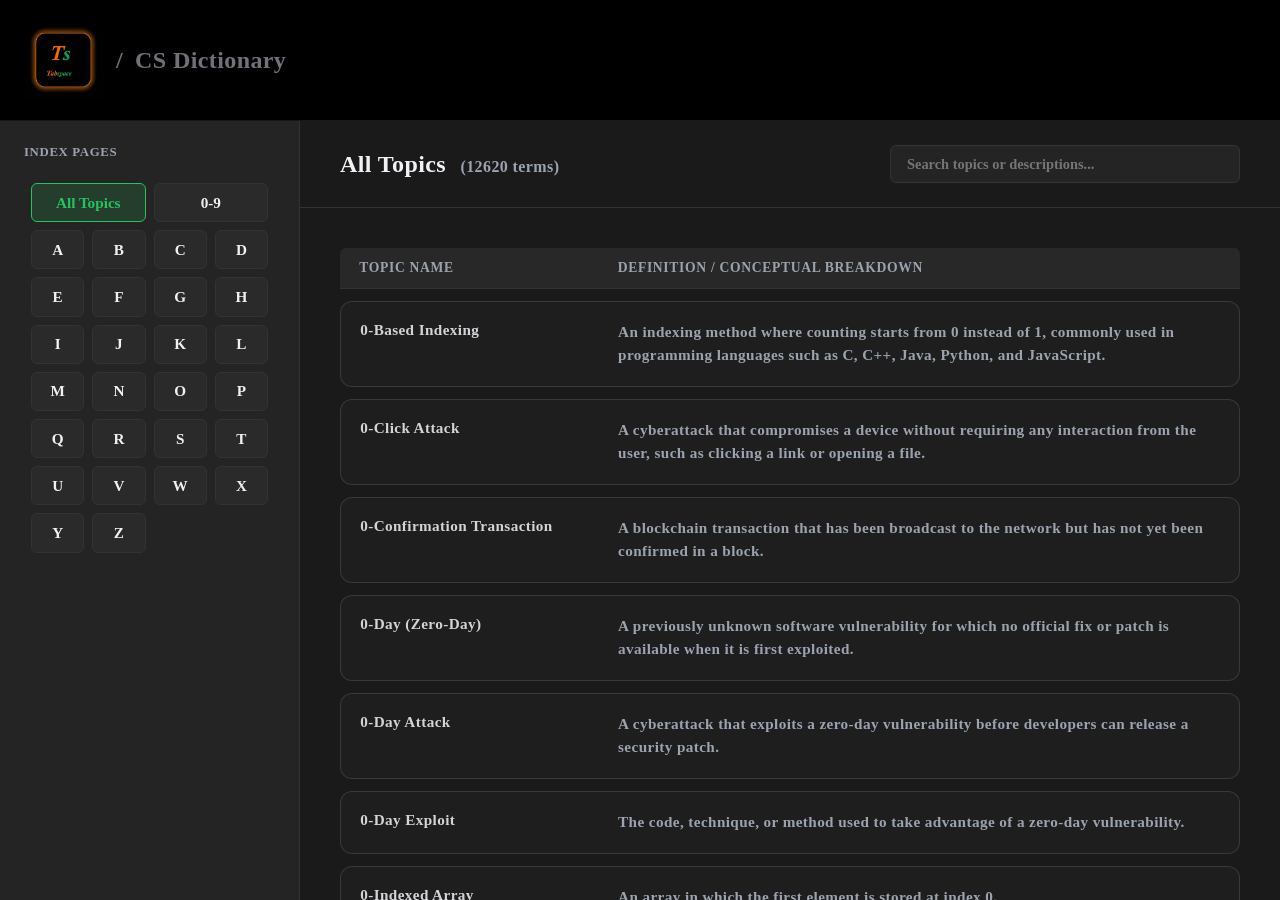
<file: cs-dictionary/index.html>
<!DOCTYPE html>
<html lang="en">
<head>
    <meta charset="UTF-8">
    <meta name="viewport" content="width=device-width, initial-scale=1.0">
    <title>CS Dictionary - Concept Dashboard</title>
    
    <link rel="stylesheet" href="style.css">

    <script src="words/data-num.js"></script>
    <script src="words/data-A.js"></script>
    <script src="words/data-B.js"></script>
    <script src="words/data-C.js"></script>
    <script src="words/data-D.js"></script>
    <script src="words/data-E.js"></script>
    <script src="words/data-F.js"></script>
    <script src="words/data-G.js"></script>
    <script src="words/data-H.js"></script>
    <script src="words/data-I.js"></script>
    <script src="words/data-J.js"></script>
    <script src="words/data-K.js"></script>
    <script src="words/data-L.js"></script>
    <script src="words/data-M.js"></script>
    <script src="words/data-N.js"></script>
    <script src="words/data-O.js"></script>
    <script src="words/data-P.js"></script>
    <script src="words/data-Q.js"></script>
    <script src="words/data-R.js"></script>
    <script src="words/data-S.js"></script>
    <script src="words/data-T.js"></script>
    <script src="words/data-U.js"></script>
    <script src="words/data-V.js"></script>
    <script src="words/data-W.js"></script>
    <script src="words/data-X.js"></script>
    <script src="words/data-Y.js"></script>
    <script src="words/data-Z.js"></script>

    <script src="script.js" defer></script>
</head>
<body>

    <header class="global-header">
        <div class="logo-area">
            <button class="logo-toggle-btn" id="sidebarToggleBtn" title="Toggle Sidebar Index Menu">
                <img src="logo.png" alt="Tabspace Logo" class="logo-img" onerror="this.style.border='1px dashed #333'; this.style.padding='4px';">
            </button>
            <span class="logo-separator">/</span>
            <span class="logo-label">CS Dictionary</span>
        </div>
    </header>

    <div class="app-workspace">
        <aside id="sidebarPanel">
            <div class="sidebar-title">Index Pages</div>
            <nav class="alpha-grid" id="navigationGrid">
                <button class="alpha-btn all-btn active" data-page="ALL">All Topics</button>
                <button class="alpha-btn num-btn" data-page="0-9">0-9</button>
            </nav>
        </aside>

        <main>
            <div class="top-toolbar">
                <h1 class="page-context-title" id="pageTitle">All Topics <span id="itemCount">(0 terms)</span></h1>
                
                <div class="search-wrapper">
                    <input type="text" id="dashboardSearch" class="search-input" placeholder="Search topics or descriptions...">
                </div>
            </div>

            <div class="list-container" id="listContainer">
                <div class="list-header" id="listHeader">
                    <div>Topic Name</div>
                    <div>Definition / Conceptual Breakdown</div>
                </div>
                
                <div id="itemsWrapper" style="display: contents;"></div>

                <div id="tableEmptyState" class="empty-state">
                    No matching CS topics found inside this dynamic search scope.
                </div>
            </div>
        </main>
    </div>

</body>
</html>
</file>
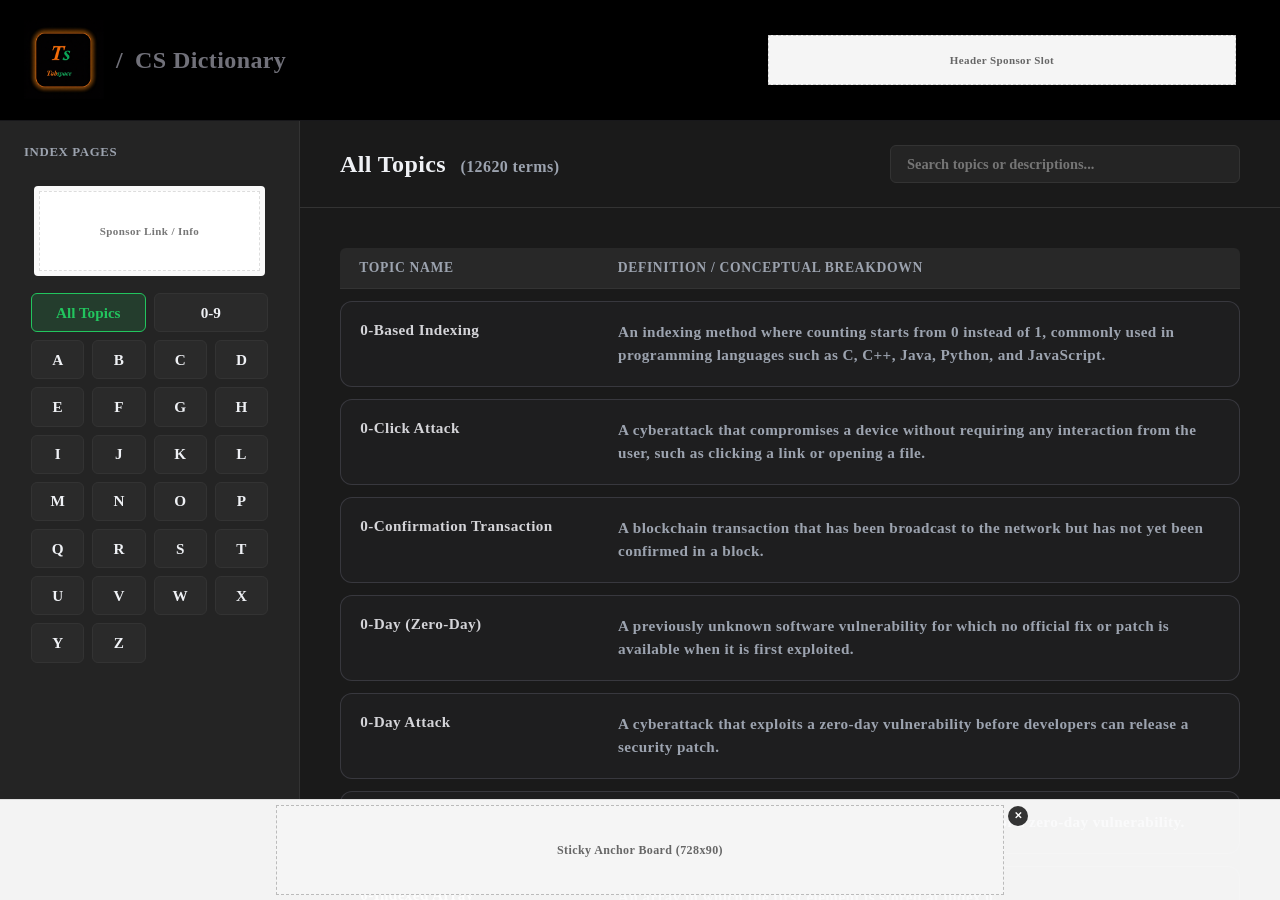
<file: cs-dictionary/index E.html>
<!DOCTYPE html>
<html lang="en">
<head>
    <meta charset="UTF-8">
    <meta name="viewport" content="width=device-width, initial-scale=1.0">
    <title>CS Dictionary - Concept Dashboard</title>
    
    <link rel="stylesheet" href="style.css">

    <script src="words/data-num.js"></script>
    <script src="words/data-A.js"></script>
    <script src="words/data-B.js"></script>
    <script src="words/data-C.js"></script>
    <script src="words/data-D.js"></script>
    <script src="words/data-E.js"></script>
    <script src="words/data-F.js"></script>
    <script src="words/data-G.js"></script>
    <script src="words/data-H.js"></script>
    <script src="words/data-I.js"></script>
    <script src="words/data-J.js"></script>
    <script src="words/data-K.js"></script>
    <script src="words/data-L.js"></script>
    <script src="words/data-M.js"></script>
    <script src="words/data-N.js"></script>
    <script src="words/data-O.js"></script>
    <script src="words/data-P.js"></script>
    <script src="words/data-Q.js"></script>
    <script src="words/data-R.js"></script>
    <script src="words/data-S.js"></script>
    <script src="words/data-T.js"></script>
    <script src="words/data-U.js"></script>
    <script src="words/data-V.js"></script>
    <script src="words/data-W.js"></script>
    <script src="words/data-X.js"></script>
    <script src="words/data-Y.js"></script>
    <script src="words/data-Z.js"></script>

    <script src="script.js" defer></script>
</head>
<body>

    <!-- AD ALTERNATIVE 1: Integrated Header Ad -->
    <header class="global-header" style="display: flex; justify-content: space-between; align-items: center;">
        <div class="logo-area">
            <button class="logo-toggle-btn" id="sidebarToggleBtn" title="Toggle Sidebar Index Menu">
                <img src="logo.png" alt="Tabspace Logo" class="logo-img" onerror="this.style.border='1px dashed #333'; this.style.padding='4px';">
            </button>
            <span class="logo-separator">/</span>
            <span class="logo-label">CS Dictionary</span>
        </div>
        
        <!-- Header Inline Ad (e.g., 468x60 Banner) -->
        <div class="ad-slot header-ad" style="margin-right: 20px;">
            <div style="background: #f5f5f5; border: 1px dashed #ccc; width: 468px; height: 50px; display: flex; align-items: center; justify-content: center; font-size: 11px; color: #666;">
                Header Sponsor Slot
            </div>
        </div>
    </header>

    <div class="app-workspace">
        <aside id="sidebarPanel">
            <div class="sidebar-title">Index Pages</div>

            <!-- MOVED AD SLOT: Now positioned inside the Index section, right above the navigation grid -->
            <div class="ad-slot sidebar-top-ad" style="margin: 10px; padding: 5px; background: #fafafa; border-radius: 4px;">
                <div style="background: #ffffff; border: 1px dashed #ddd; height: 80px; display: flex; align-items: center; justify-content: center; font-size: 11px; color: #777; text-align: center;">
                    Sponsor Link / Info
                </div>
            </div>

            <nav class="alpha-grid" id="navigationGrid">
                <button class="alpha-btn all-btn active" data-page="ALL">All Topics</button>
                <button class="alpha-btn num-btn" data-page="0-9">0-9</button>
            </nav>
        </aside>

        <main>
            <div class="top-toolbar">
                <h1 class="page-context-title" id="pageTitle">All Topics <span id="itemCount">(0 terms)</span></h1>
                
                <div class="search-wrapper">
                    <input type="text" id="dashboardSearch" class="search-input" placeholder="Search topics or descriptions...">
                </div>
            </div>

            <div class="list-container" id="listContainer">
                <div class="list-header" id="listHeader">
                    <div>Topic Name</div>
                    <div>Definition / Conceptual Breakdown</div>
                </div>
                
                <div id="itemsWrapper" style="display: contents;"></div>

                <div id="tableEmptyState" class="empty-state">
                    No matching CS topics found inside this dynamic search scope.
                </div>
            </div>
        </main>
    </div>

    <!-- AD ALTERNATIVE 3: Floating / Sticky Bottom Anchor Footer -->
    <div class="ad-slot sticky-footer-ad" style="position: fixed; bottom: 0; left: 0; width: 100%; z-index: 9999; background: rgba(255,255,255,0.95); border-top: 1px solid #ddd; box-shadow: 0 -2px 10px rgba(0,0,0,0.05); padding: 5px 0; text-align: center;">
        <div style="max-width: 728px; height: 90px; background: #f5f5f5; border: 1px dashed #bbb; margin: 0 auto; display: flex; align-items: center; justify-content: center; font-size: 12px; color: #666; position: relative;">
            Sticky Anchor Board (728x90)
            <button onclick="this.parentElement.parentElement.style.display='none';" style="position: absolute; right: -25px; top: 0; background: #333; color: #fff; border: none; border-radius: 50%; width: 20px; height: 20px; cursor: pointer; font-size: 10px; line-height: 20px; padding: 0;">✕</button>
        </div>
    </div>

</body>
</html>
</file>
<file: cs-dictionary/style.css>
:root {
    --bg-main: #1a1a1a;
    --bg-sidebar: #242424;
    --bg-card: #2a2a2a;
    --border-color: #333333;
    --text-main: #eff1f5;
    --text-muted: #9ca3af;
    --accent-color: #22c55e;
    --glow-color: #ff6d00;
    --table-header: #282828;
    --table-hover: #323232;
}

/* Global Font Forced Bold Calisto MT Override */
* {
    box-sizing: border-box;
    margin: 0;
    padding: 0;
    font-family: 'Calisto MT', 'Bookman Old Style', Georgia, serif !important;
    font-weight: 700 !important;
}

body {
    background-color: var(--bg-main);
    color: var(--text-main);
    display: flex;
    flex-direction: column;
    height: 100vh;
    overflow: hidden;
    letter-spacing: 0.025em;
}

.global-header {
    background-color: #000000;
    border-bottom: 1px solid #18181b;
    display: flex;
    align-items: center;
    padding: 1rem 1.5rem;
    flex-shrink: 0;
}

.logo-area {
    display: flex;
    align-items: center;
    gap: 0.75rem;
    font-size: 1.5rem;
    user-select: none;
}

.logo-toggle-btn {
    background: none;
    border: none;
    cursor: pointer;
    padding: 0.25rem 0;
    display: flex;
    align-items: center;
    justify-content: center;
    outline: none;
}

.logo-img {
    height: 4rem; 
    width: auto;
    object-fit: contain;
    display: block;
}

@media (min-width: 768px) {
    .logo-img {
        height: 5rem; 
    }
}

.logo-separator {
    color: #71717a;
    font-size: 1.5rem;
}

.logo-label {
    color: #71717a;
    font-size: 1.5rem;
}

.app-workspace {
    display: flex;
    flex-grow: 1;
    overflow: hidden;
    position: relative;
}

/* Collapsible Sidebar Navigation - Desktop Layout */
aside {
    width: 300px;
    background-color: var(--bg-sidebar);
    border-right: 1px solid var(--border-color);
    display: flex;
    flex-direction: column;
    padding: 1.5rem;
    flex-shrink: 0;
    transition: width 0.3s cubic-bezier(0.4, 0, 0.2, 1), padding 0.3s ease, opacity 0.2s ease;
    overflow: hidden;
}

aside.collapsed {
    width: 0;
    padding: 0;
    border-right: none;
    opacity: 0;
    pointer-events: none;
}

.sidebar-title {
    font-size: 0.8rem;
    text-transform: uppercase;
    letter-spacing: 0.05em;
    color: var(--text-muted);
    margin-bottom: 1rem;
    white-space: nowrap;
}

.alpha-grid {
    display: grid;
    grid-template-columns: repeat(4, 1fr);
    gap: 0.5rem;
    margin-bottom: auto;
    transition: all 0.3s ease;
    padding: 6px;
    border-radius: 8px;
    border: 1px solid transparent;
}

.alpha-grid:hover {
    border-color: var(--glow-color);
    box-shadow: 0 0 16px rgba(255, 109, 0, 0.4);
}

.alpha-btn {
    background-color: var(--bg-card);
    border: 1px solid var(--border-color);
    color: var(--text-main);
    padding: 0.6rem 0;
    font-size: 0.95rem;
    border-radius: 6px;
    cursor: pointer;
    text-align: center;
    transition: all 0.2s ease;
}

.alpha-btn:hover {
    border-color: var(--accent-color);
    color: var(--accent-color);
}

.alpha-btn.active {
    background-color: rgba(34, 197, 94, 0.15);
    border-color: var(--accent-color);
    color: var(--accent-color);
}

.alpha-btn.all-btn, .alpha-btn.num-btn {
    grid-column: span 2;
}

main {
    flex-grow: 1;
    display: flex;
    flex-direction: column;
    height: 100%;
    background-color: var(--bg-main);
}

.top-toolbar {
    padding: 1.5rem 2.5rem;
    border-bottom: 1px solid var(--border-color);
    display: flex;
    justify-content: space-between;
    align-items: center;
    gap: 2rem;
}

.page-context-title {
    font-size: 1.5rem;
}

.page-context-title span {
    color: var(--text-muted);
    font-size: 1rem;
    margin-left: 0.5rem;
}

.search-wrapper {
    position: relative;
    width: 350px;
}

.search-input {
    width: 100%;
    background-color: var(--bg-sidebar);
    border: 1px solid var(--border-color);
    color: var(--text-main);
    padding: 0.6rem 1rem;
    border-radius: 6px;
    font-size: 0.9rem;
    outline: none;
    transition: all 0.3s ease;
}

.search-input:focus {
    border-color: var(--glow-color);
    box-shadow: 0 0 16px rgba(255, 109, 0, 0.4);
}

.list-container {
    flex-grow: 1;
    overflow-y: auto;
    padding: 2.5rem;
    display: flex;
    flex-direction: column;
    gap: 0.75rem;
}

.list-header {
    display: grid;
    grid-template-columns: 30% 70%;
    background-color: var(--table-header);
    color: var(--text-muted);
    font-size: 0.85rem;
    padding: 0.75rem 1.2rem;
    text-transform: uppercase;
    letter-spacing: 0.05em;
    border-bottom: 1px solid var(--border-color);
    border-radius: 6px 6px 0 0;
}

.topic-row {
    display: grid;
    grid-template-columns: 30% 70%;
    padding: 1.2rem;
    background-color: rgba(39, 39, 42, 0.4);
    border: 1px solid rgba(63, 63, 70, 0.8);
    border-radius: 12px;
    font-size: 0.95rem;
    align-items: start;
    transition: all 0.2s ease;
    cursor: pointer;
}

.topic-row:hover {
    background-color: #0c0a09;
    border-color: var(--glow-color);
    box-shadow: 0 0 16px -2px rgba(255, 109, 0, 0.4);
    transform: translateY(-1px);
}

.row-term {
    color: #d4d4d8;
    transition: color 0.2s ease;
    padding-right: 1rem;
}

.topic-row:hover .row-term {
    color: var(--accent-color);
}

.row-def {
    color: var(--text-muted);
    line-height: 1.5;
    transition: color 0.2s ease;
}

.topic-row:hover .row-def {
    color: var(--text-main);
}

.empty-state {
    text-align: center;
    padding: 4rem 2rem;
    color: var(--text-muted);
    font-size: 1.1rem;
    display: none;
}

/* =========================================================================
   RESPONSIVE BREAKPOINT SYSTEM
   ========================================================================= */
@media (max-width: 768px) {
    /* Auto-collapse and transform sidebar to an absolute overlay module */
    aside {
        position: absolute;
        height: 100%;
        z-index: 40;
        width: 0;
        padding: 0;
        border-right: none;
        opacity: 0;
        pointer-events: none;
    }

    /* Activated viewport sliding status overlay */
    aside.mobile-expanded {
        width: 280px;
        padding: 1.5rem;
        border-right: 1px solid var(--border-color);
        opacity: 1;
        pointer-events: auto;
        box-shadow: 10px 0 25px rgba(0, 0, 0, 0.6);
    }

    .top-toolbar {
        padding: 1rem 1.5rem;
        flex-direction: column;
        align-items: flex-start;
        gap: 1rem;
    }

    .search-wrapper {
        width: 100%;
    }

    .list-container {
        padding: 1rem 1.5rem;
    }

    .list-header {
        display: none; /* Hide multi-column headers on mobile tables */
    }

    .topic-row {
        grid-template-columns: 1fr;
        gap: 0.5rem;
    }
}
</file>
